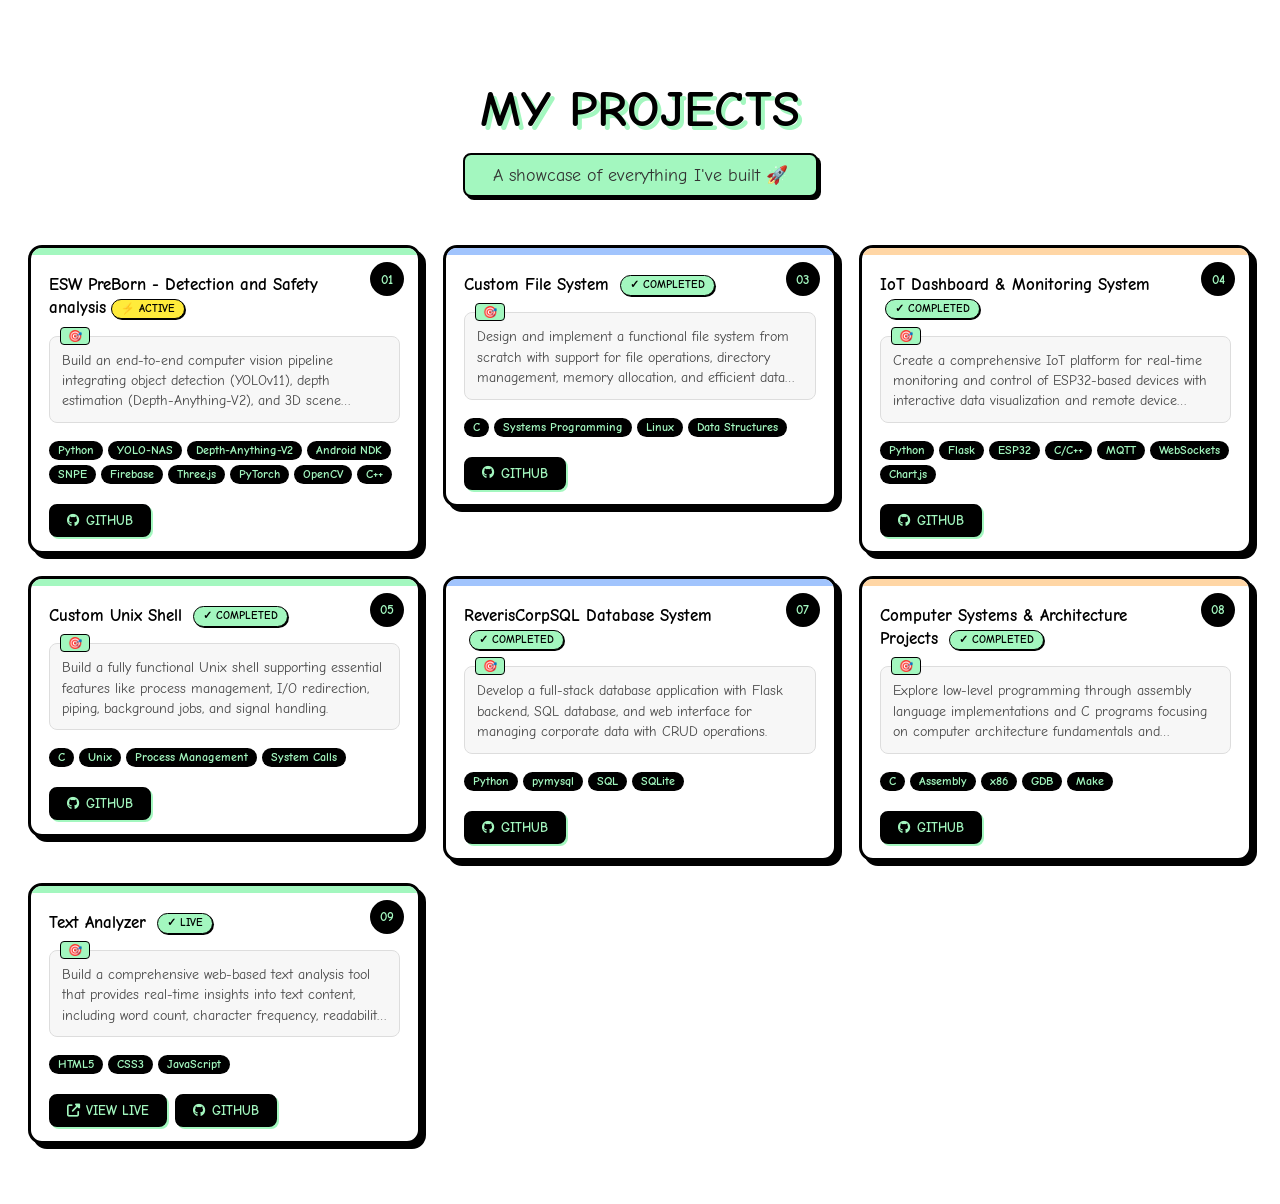
<file: Projects.html>
<!DOCTYPE html>
<html lang="en">
<head>
  <meta charset="UTF-8">
  <meta name="viewport" content="width=device-width, initial-scale=1.0">
  <title>Projects | Gyandeep Das</title>
  <link href="https://fonts.googleapis.com/css2?family=Comic+Neue:wght@700&display=swap" rel="stylesheet">
  <link rel="stylesheet" href="https://cdnjs.cloudflare.com/ajax/libs/font-awesome/6.4.0/css/all.min.css">
  <style>
    *, *::before, *::after { margin: 0; padding: 0; box-sizing: border-box; }

    body {
      font-family: 'Comic Neue', cursive;
      color: #333;
      overflow-x: hidden;
      min-height: 100vh;
    }

    #bg {
      position: fixed; top: 0; left: 0;
      width: 100vw; height: 100vh;
      background: url('https://i.pinimg.com/originals/b1/81/0d/b1810d0bf4fbd370349d671a3f9389af.gif') center / cover no-repeat;
      z-index: -1;
    }

    .container {
      max-width: 1400px;
      margin: 0 auto;
      padding: 80px 28px 60px;
    }

    /* ── Header ── */
    .header {
      text-align: center;
      margin-bottom: 48px;
    }

    .header h1 {
      font-size: 3.2rem;
      color: #000;
      text-shadow: 4px 4px 0 #a3f7bf;
      margin-bottom: 14px;
      animation: titleBounce 2.5s ease-in-out infinite;
    }

    @keyframes titleBounce {
      0%, 100% { transform: translateY(0); }
      50%       { transform: translateY(-8px); }
    }

    .header p {
      font-size: 1.1rem;
      background: #a3f7bf;
      padding: 10px 28px;
      border: 2px solid #000;
      border-radius: 8px;
      display: inline-block;
      box-shadow: 3px 3px 0 #000;
    }


    /* ── Grid ── */
    .projects-container {
      display: grid;
      grid-template-columns: repeat(3, 1fr);
      gap: 22px;
      align-items: start;
    }

    /* ── Card ── */
    .flashcard {
      background: #fff;
      border: 3px solid #000;
      border-radius: 14px;
      box-shadow: 5px 5px 0 #000;
      position: relative;
      overflow: hidden;
      display: flex;
      flex-direction: column;
      opacity: 0;
      transform: translateY(40px);
      transition: opacity 0.45s ease, transform 0.45s cubic-bezier(0.34, 1.56, 0.64, 1), box-shadow 0.2s ease;
    }

    .flashcard.visible {
      opacity: 1;
      transform: translateY(0);
    }

    .flashcard:hover {
      transform: translateY(-7px) rotate(-1deg);
      box-shadow: 8px 8px 0 #000;
    }

    /* Coloured top accent stripe — rotates green / blue / peach across the grid */
    .flashcard::before {
      content: '';
      display: block;
      height: 7px;
      flex-shrink: 0;
    }
    .flashcard:nth-child(3n+1)::before { background: #a3f7bf; }
    .flashcard:nth-child(3n+2)::before { background: #a1c4fd; }
    .flashcard:nth-child(3n+0)::before { background: #ffd6a5; }

    .flashcard-inner {
      padding: 18px 18px 14px;
      flex: 1;
      display: flex;
      flex-direction: column;
    }

    /* ── Project number badge ── */
    .project-number {
      position: absolute;
      top: 14px; right: 14px;
      width: 34px; height: 34px;
      background: #000; color: #a3f7bf;
      border-radius: 50%;
      display: flex; align-items: center; justify-content: center;
      font-size: 0.82rem; font-weight: bold;
    }

    /* ── Title ── */
    .project-name {
      font-size: 1.08rem;
      color: #000;
      line-height: 1.35;
      margin-bottom: 10px;
      padding-right: 42px;
    }

    /* ── Objective box ── */
    .project-objective {
      background: #f7f7f7;
      border: 1.5px solid #ddd;
      border-radius: 8px;
      padding: 10px 12px 10px;
      margin: 6px 0 10px;
      position: relative;
    }

    .project-objective::before {
      content: '🎯';
      position: absolute;
      top: -10px; left: 10px;
      background: #a3f7bf;
      padding: 1px 7px;
      border: 1.5px solid #000;
      border-radius: 4px;
      font-size: 0.72rem;
    }

    .project-objective p {
      font-size: 0.85rem;
      line-height: 1.5;
      color: #444;
      margin-top: 4px;
      display: -webkit-box;
      -webkit-line-clamp: 3;
      line-clamp: 3;
      -webkit-box-orient: vertical;
      overflow: hidden;
    }

    /* Hide the long verbose description — too much for a card */
    .project-description { display: none; }

    /* ── Tech tags ── */
    .project-tech {
      display: flex;
      flex-wrap: wrap;
      gap: 5px;
      margin: 8px 0;
    }

    .tech-tag {
      background: #000; color: #a3f7bf;
      padding: 3px 9px;
      border-radius: 20px;
      font-size: 0.72rem; font-weight: bold;
      transition: all 0.18s;
    }

    .tech-tag:hover {
      background: #a3f7bf; color: #000;
      transform: scale(1.08) rotate(-2deg);
    }

    /* ── Links ── */
    .project-links {
      display: flex;
      gap: 8px;
      margin-top: auto;
      padding-top: 12px;
      flex-wrap: wrap;
    }

    .project-link {
      background: #000; color: #a3f7bf;
      border: 2px solid #000;
      padding: 7px 16px;
      border-radius: 8px;
      text-decoration: none;
      font-weight: bold; font-size: 0.82rem;
      transition: all 0.2s;
      display: inline-flex; align-items: center; gap: 6px;
      box-shadow: 2px 2px 0 #a3f7bf;
    }

    .project-link:hover {
      background: #a3f7bf; color: #000;
      transform: translateY(-2px);
      box-shadow: 3px 3px 0 #000;
    }

    /* ── Status badge ── */
    .status-badge {
      display: inline-block;
      padding: 2px 9px;
      border: 1.5px solid #000;
      border-radius: 20px;
      font-size: 0.68rem; font-weight: bold;
      margin-left: 5px;
      vertical-align: middle;
      box-shadow: 1px 1px 0 #000;
    }
    .status-badge.completed   { background: #a3f7bf; }
    .status-badge.in-progress { background: #ffeb3b; }

    /* ── Custom cursor ── */
    .custom-cursor {
      position: fixed;
      width: 18px; height: 18px;
      background: #a3f7bf;
      border: 2px solid #000;
      border-radius: 50%;
      pointer-events: none;
      transform: translate(-50%, -50%);
      z-index: 9999;
      transition: transform 0.1s ease, opacity 0.2s ease;
      opacity: 0;
    }

    /* ── Responsive ── */
    @media (max-width: 1100px) {
      .projects-container { grid-template-columns: repeat(2, 1fr); }
    }

    @media (max-width: 640px) {
      .projects-container { grid-template-columns: 1fr; }
      .container { padding: 68px 14px 40px; }
      .header h1 { font-size: 2rem; }
      .back-button { width: 44px; height: 44px; font-size: 1.2rem; }
      .project-name { font-size: 1rem; }
      /* Restore slightly more text on single-column mobile */
      .project-objective p { -webkit-line-clamp: 4; line-clamp: 4; }
    }
  </style>
</head>
<body>
  <div class="custom-cursor" id="customCursor"></div>
  <div id="bg"></div>
  
  <div class="container">
    <div class="header">
      <h1>MY PROJECTS</h1>
      <p>A showcase of everything I've built 🚀</p>
    </div>
    
    <div class="projects-container">
      
      
      <!-- Project 2: ESW PreBorn - Advanced Vision System -->
      <div class="flashcard">
        <div class="project-number">01</div>
        <div class="flashcard-inner">
          <h2 class="project-name">ESW PreBorn - Detection and Safety analysis<span class="status-badge in-progress">⚡ ACTIVE</span></h2>
          
          <div class="project-objective">
            <p>Build an end-to-end computer vision pipeline integrating object detection (YOLOv11), depth estimation (Depth-Anything-V2), and 3D scene reconstruction with Firebase backend for real-time data visualization and analytics.</p>
          </div>
          
          <div class="project-description">
            A comprehensive embedded systems and wireless project featuring multiple AI models deployed on mobile devices. The system combines YOLO-NAS for object detection with Depth-Anything-V2 for monocular depth estimation, creating interactive 3D visualizations. Built with Android NDK using SNPE (Snapdragon Neural Processing Engine) for hardware-accelerated inference, integrated with Firebase for cloud storage and real-time data sync. Features include model quantization (INT8), performance benchmarking on Qualcomm QIDK devices, and an interactive web dashboard with Three.js for 3D depth map visualization.
          </div>
          
          <div class="project-tech">
            <span class="tech-tag">Python</span>
            <span class="tech-tag">YOLO-NAS</span>
            <span class="tech-tag">Depth-Anything-V2</span>
            <span class="tech-tag">Android NDK</span>
            <span class="tech-tag">SNPE</span>
            <span class="tech-tag">Firebase</span>
            <span class="tech-tag">Three.js</span>
            <span class="tech-tag">PyTorch</span>
            <span class="tech-tag">OpenCV</span>
            <span class="tech-tag">C++</span>
          </div>
          
          <div class="project-links">
            <a href="https://github.com/har2hyy/ESW_PreBorn" class="project-link" target="_blank">
              <i class="fab fa-github"></i> GITHUB
            </a>
          </div>
        </div>
      </div>
      
      <!-- Project 3: Custom File System -->
      <div class="flashcard">
        <div class="project-number">03</div>
        <div class="flashcard-inner">
          <h2 class="project-name">Custom File System <span class="status-badge completed">✓ COMPLETED</span></h2>
          
          <div class="project-objective">
            <p>Design and implement a functional file system from scratch with support for file operations, directory management, memory allocation, and efficient data storage mechanisms.</p>
          </div>
          
          <div class="project-description">
            Built a complete file system implementation in C supporting file creation, deletion, reading, writing, and directory operations. Implemented inode structures, free space management using bitmaps, and efficient block allocation algorithms. Features include support for nested directories and file permissions.
          </div>
          
          <div class="project-tech">
            <span class="tech-tag">C</span>
            <span class="tech-tag">Systems Programming</span>
            <span class="tech-tag">Linux</span>
            <span class="tech-tag">Data Structures</span>
          </div>
          
          <div class="project-links">
            <a href="https://github.com/gyandeepdas/File-System" class="project-link" target="_blank">
              <i class="fab fa-github"></i> GITHUB
            </a>
          </div>
        </div>
      </div>
      
      <!-- Project 4: IoT Dashboard -->
      <div class="flashcard">
        <div class="project-number">04</div>
        <div class="flashcard-inner">
          <h2 class="project-name">IoT Dashboard & Monitoring System <span class="status-badge completed">✓ COMPLETED</span></h2>
          
          <div class="project-objective">
            <p>Create a comprehensive IoT platform for real-time monitoring and control of ESP32-based devices with interactive data visualization and remote device management capabilities.</p>
          </div>
          
          <div class="project-description">
            Flask-based web dashboard for managing multiple IoT devices. Features real-time sensor data visualization using Chart.js, remote device control via WebSockets, data logging to database, and responsive UI. ESP32 firmware written in C++ communicates via MQTT protocol for reliable data transmission.
          </div>
          
          <div class="project-tech">
            <span class="tech-tag">Python</span>
            <span class="tech-tag">Flask</span>
            <span class="tech-tag">ESP32</span>
            <span class="tech-tag">C/C++</span>
            <span class="tech-tag">MQTT</span>
            <span class="tech-tag">WebSockets</span>
            <span class="tech-tag">Chart.js</span>
          </div>
          
          <div class="project-links">
            <a href="https://github.com/gyandeepdas" class="project-link" target="_blank">
              <i class="fab fa-github"></i> GITHUB
            </a>
          </div>
        </div>
      </div>
      
      <!-- Project 5: Depth Estimation Pipeline
      <div class="flashcard">
        <div class="project-number">05</div>
        <div class="flashcard-inner">
          <h2 class="project-name">Depth-Anything-V2 Pipeline <span class="status-badge completed">✓ COMPLETED</span></h2>
          
          <div class="project-objective">
            <p>Implement a monocular depth estimation pipeline using state-of-the-art Depth-Anything-V2 model for 3D scene understanding and depth map generation from single images.</p>
          </div>
          
          <div class="project-description">
            Developed a complete depth estimation pipeline utilizing Depth-Anything-V2 architecture. The system processes single RGB images to generate accurate depth maps, enabling 3D reconstruction and scene understanding. Integrated with visualization tools for interactive depth exploration and point cloud generation.
          </div>
          
          <div class="project-tech">
            <span class="tech-tag">Python</span>
            <span class="tech-tag">PyTorch</span>
            <span class="tech-tag">Computer Vision</span>
            <span class="tech-tag">Deep Learning</span>
            <span class="tech-tag">OpenCV</span>
          </div>
          
          <div class="project-links">
            <a href="https://github.com/gyandeepdas" class="project-link" target="_blank">
              <i class="fab fa-github"></i> GITHUB
            </a>
          </div>
        </div>
      </div> -->
      
      <!-- Project 6: Shell Implementation -->
      <div class="flashcard">
        <div class="project-number">05</div>
        <div class="flashcard-inner">
          <h2 class="project-name">Custom Unix Shell <span class="status-badge completed">✓ COMPLETED</span></h2>
          
          <div class="project-objective">
            <p>Build a fully functional Unix shell supporting essential features like process management, I/O redirection, piping, background jobs, and signal handling.</p>
          </div>
          
          <div class="project-description">
            Implemented a Unix shell in C with support for built-in commands, external program execution using execvp, pipeline creation with multiple commands, I/O redirection (<, >, >>), background process execution, and proper signal handling. Features include command history, job control, and custom prompt customization.
          </div>
          
          <div class="project-tech">
            <span class="tech-tag">C</span>
            <span class="tech-tag">Unix</span>
            <span class="tech-tag">Process Management</span>
            <span class="tech-tag">System Calls</span>
          </div>
          
          <div class="project-links">
            <a href="https://github.com/gyandeepdas" class="project-link" target="_blank">
              <i class="fab fa-github"></i> GITHUB
            </a>
          </div>
        </div>
      </div>
      
      
      <!-- Project 8: Database Management System -->
      <div class="flashcard">
        <div class="project-number">07</div>
        <div class="flashcard-inner">
          <h2 class="project-name">ReverisCorpSQL Database System <span class="status-badge completed">✓ COMPLETED</span></h2>
          
          <div class="project-objective">
            <p>Develop a full-stack database application with Flask backend, SQL database, and web interface for managing corporate data with CRUD operations.</p>
          </div>
          
          <div class="project-description">
            Built a complete database management system with pymysql and SQL database. Implemented complex queries, stored procedures, and triggers. Features include user authentication, data validation, transaction management, and RESTful API endpoints. Includes automated schema setup and data population scripts.
          </div>
          
          <div class="project-tech">
            <span class="tech-tag">Python</span>
            <span class="tech-tag">pymysql</span>
            <span class="tech-tag">SQL</span>
            <span class="tech-tag">SQLite</span>
          </div>
          
          <div class="project-links">
            <a href="https://github.com/gyandeepdas/RavesCorp---a-data-base-learning-repo" class="project-link" target="_blank">
              <i class="fab fa-github"></i> GITHUB
            </a>
          </div>
        </div>
      </div>

      <!-- Project 09: Computer Systems & Architecture -->
      <div class="flashcard">
        <div class="project-number">08</div>
        <div class="flashcard-inner">
          <h2 class="project-name">Computer Systems & Architecture Projects <span class="status-badge completed">✓ COMPLETED</span></h2>
          
          <div class="project-objective">
            <p>Explore low-level programming through assembly language implementations and C programs focusing on computer architecture fundamentals and optimization techniques.</p>
          </div>
          
          <div class="project-description">
            Collection of projects demonstrating low-level programming concepts including binary search implementation in x86 assembly, cache optimization techniques, memory management, and various CSO assignments. Projects explore instruction-level parallelism, register allocation, and performance optimization.
          </div>
          
          <div class="project-tech">
            <span class="tech-tag">C</span>
            <span class="tech-tag">Assembly</span>
            <span class="tech-tag">x86</span>
            <span class="tech-tag">GDB</span>
            <span class="tech-tag">Make</span>
          </div>
          
          <div class="project-links">
            <a href="https://github.com/gyandeepdas" class="project-link" target="_blank">
              <i class="fab fa-github"></i> GITHUB
            </a>
          </div>
        </div>
      </div>
      <!-- Project 1: Text Analyzer -->
      <div class="flashcard">
        <div class="project-number">09</div>
        <div class="flashcard-inner">
          <h2 class="project-name">Text Analyzer <span class="status-badge completed">✓ LIVE</span></h2>
          
          <div class="project-objective">
            <p>Build a comprehensive web-based text analysis tool that provides real-time insights into text content, including word count, character frequency, readability scores, and sentiment analysis.</p>
          </div>
          
          <div class="project-description">
            A powerful text analysis tool built with vanilla JavaScript. Features include word and character counting, reading time estimation, keyword extraction, sentiment analysis, and readability metrics. The tool provides instant feedback and visualizations to help writers improve their content.
          </div>
          
          <div class="project-tech">
            <span class="tech-tag">HTML5</span>
            <span class="tech-tag">CSS3</span>
            <span class="tech-tag">JavaScript</span>

          </div>
          
          <div class="project-links">
            <a href="TextAnalyzer.html" class="project-link" target="_blank">
              <i class="fas fa-external-link-alt"></i> VIEW LIVE
            </a>
            <a href="https://github.com/gyandeepdas" class="project-link" target="_blank">
              <i class="fab fa-github"></i> GITHUB
            </a>
          </div>
        </div>
      </div>
      
    </div>
  </div>
  
  <!-- Hidden audio player — restores the song that was playing on index.html -->
  <audio id="backgroundAudio" loop style="display:none"></audio>
  <script src="js/audio-persist.js"></script>

  <script>
    // Intersection Observer for scroll animations
    const observerOptions = {
      threshold: 0.15,
      rootMargin: '0px 0px -100px 0px'
    };
    
    const observer = new IntersectionObserver((entries) => {
      entries.forEach(entry => {
        if (entry.isIntersecting) {
          entry.target.classList.add('visible');
        }
      });
    }, observerOptions);
    
    // Observe all flashcards
    document.querySelectorAll('.flashcard').forEach((card, index) => {
      // Stagger the animations slightly
      setTimeout(() => {
        observer.observe(card);
      }, index * 50);
    });
    
    
    // Add click sound effect (optional - uncomment if you want)
    /*
    document.querySelectorAll('.project-link').forEach(link => {
      link.addEventListener('click', () => {
        // Add click sound here if desired
      });
    });
    */
    
    // Custom cursor tracking
    const cursor = document.getElementById('customCursor');
    
    if (cursor) {
      document.addEventListener('mousemove', (e) => {
        cursor.style.left = `${e.clientX}px`;
        cursor.style.top = `${e.clientY}px`;
        cursor.style.opacity = '1';
      });
      
      document.addEventListener('mouseleave', () => {
        cursor.style.opacity = '0';
      });
      
      document.addEventListener('mouseenter', () => {
        cursor.style.opacity = '1';
      });
    }
  </script>
</body>
</html>
</file>
